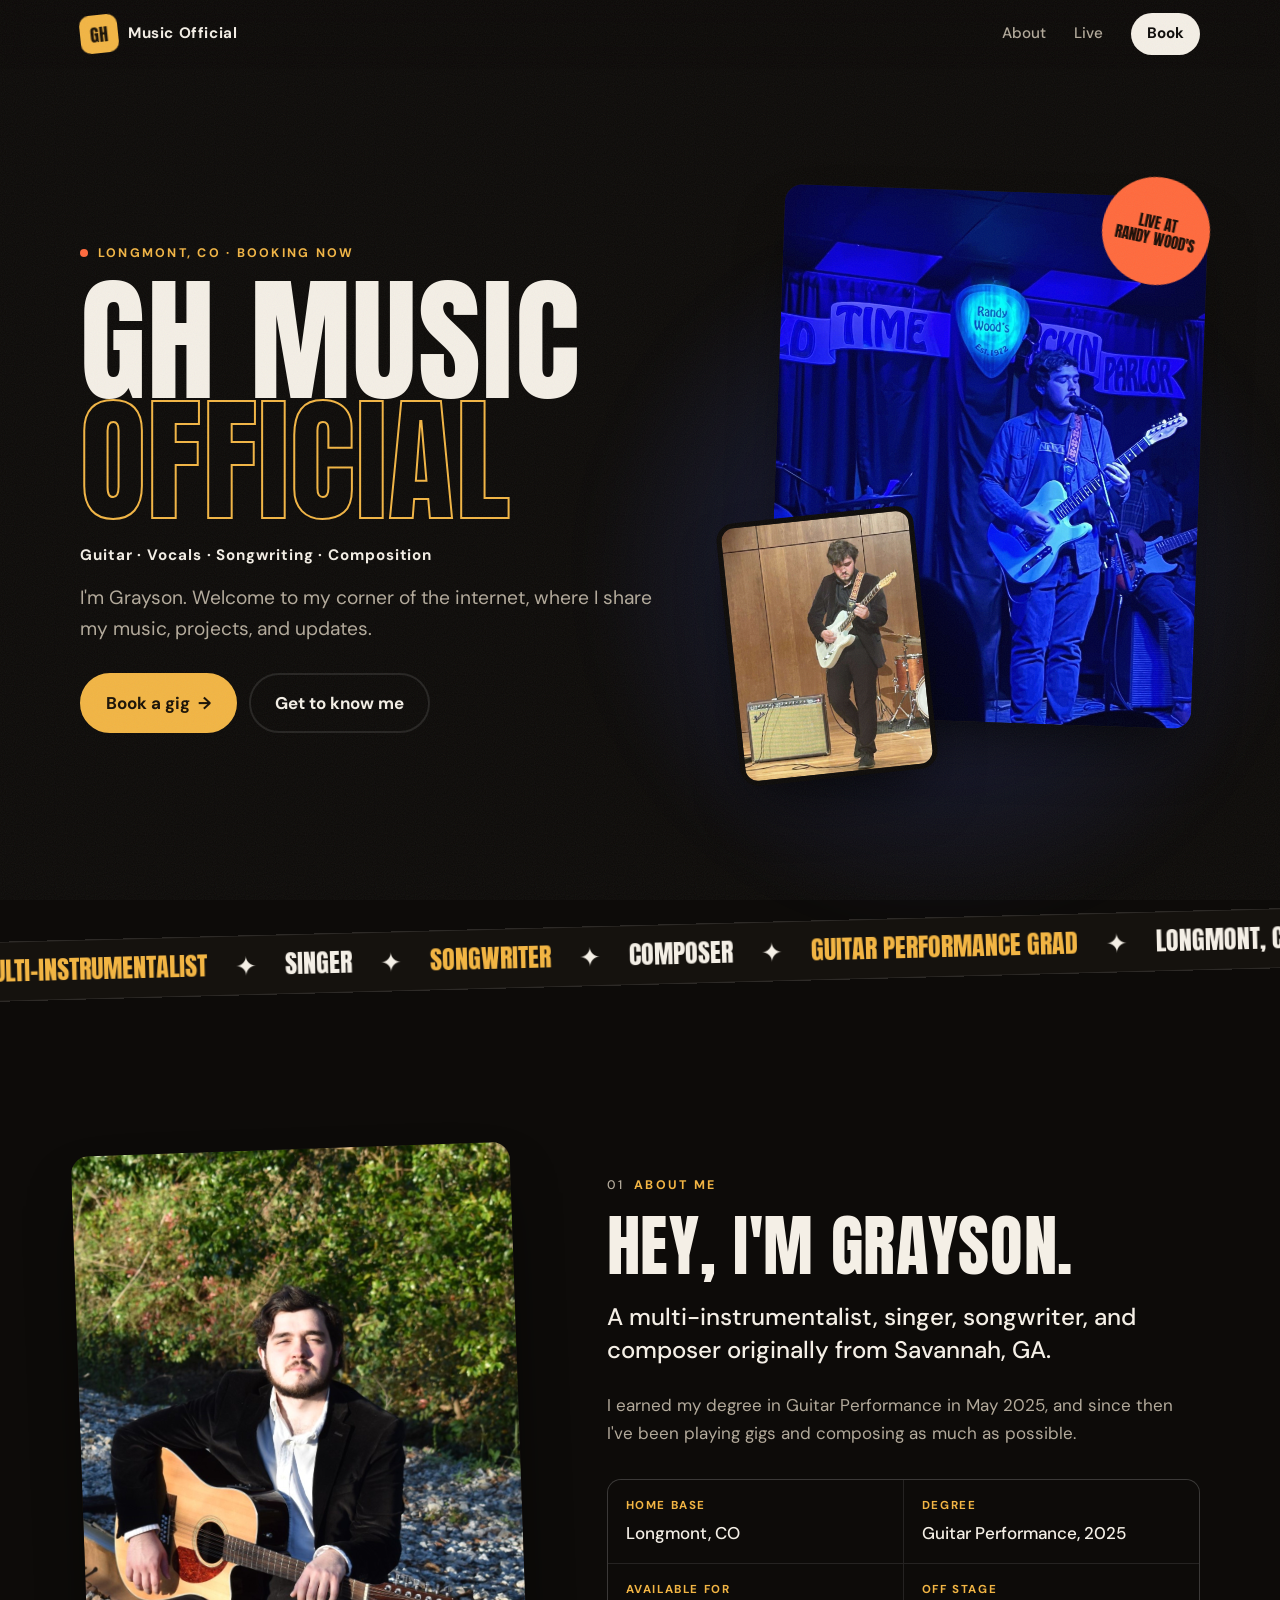
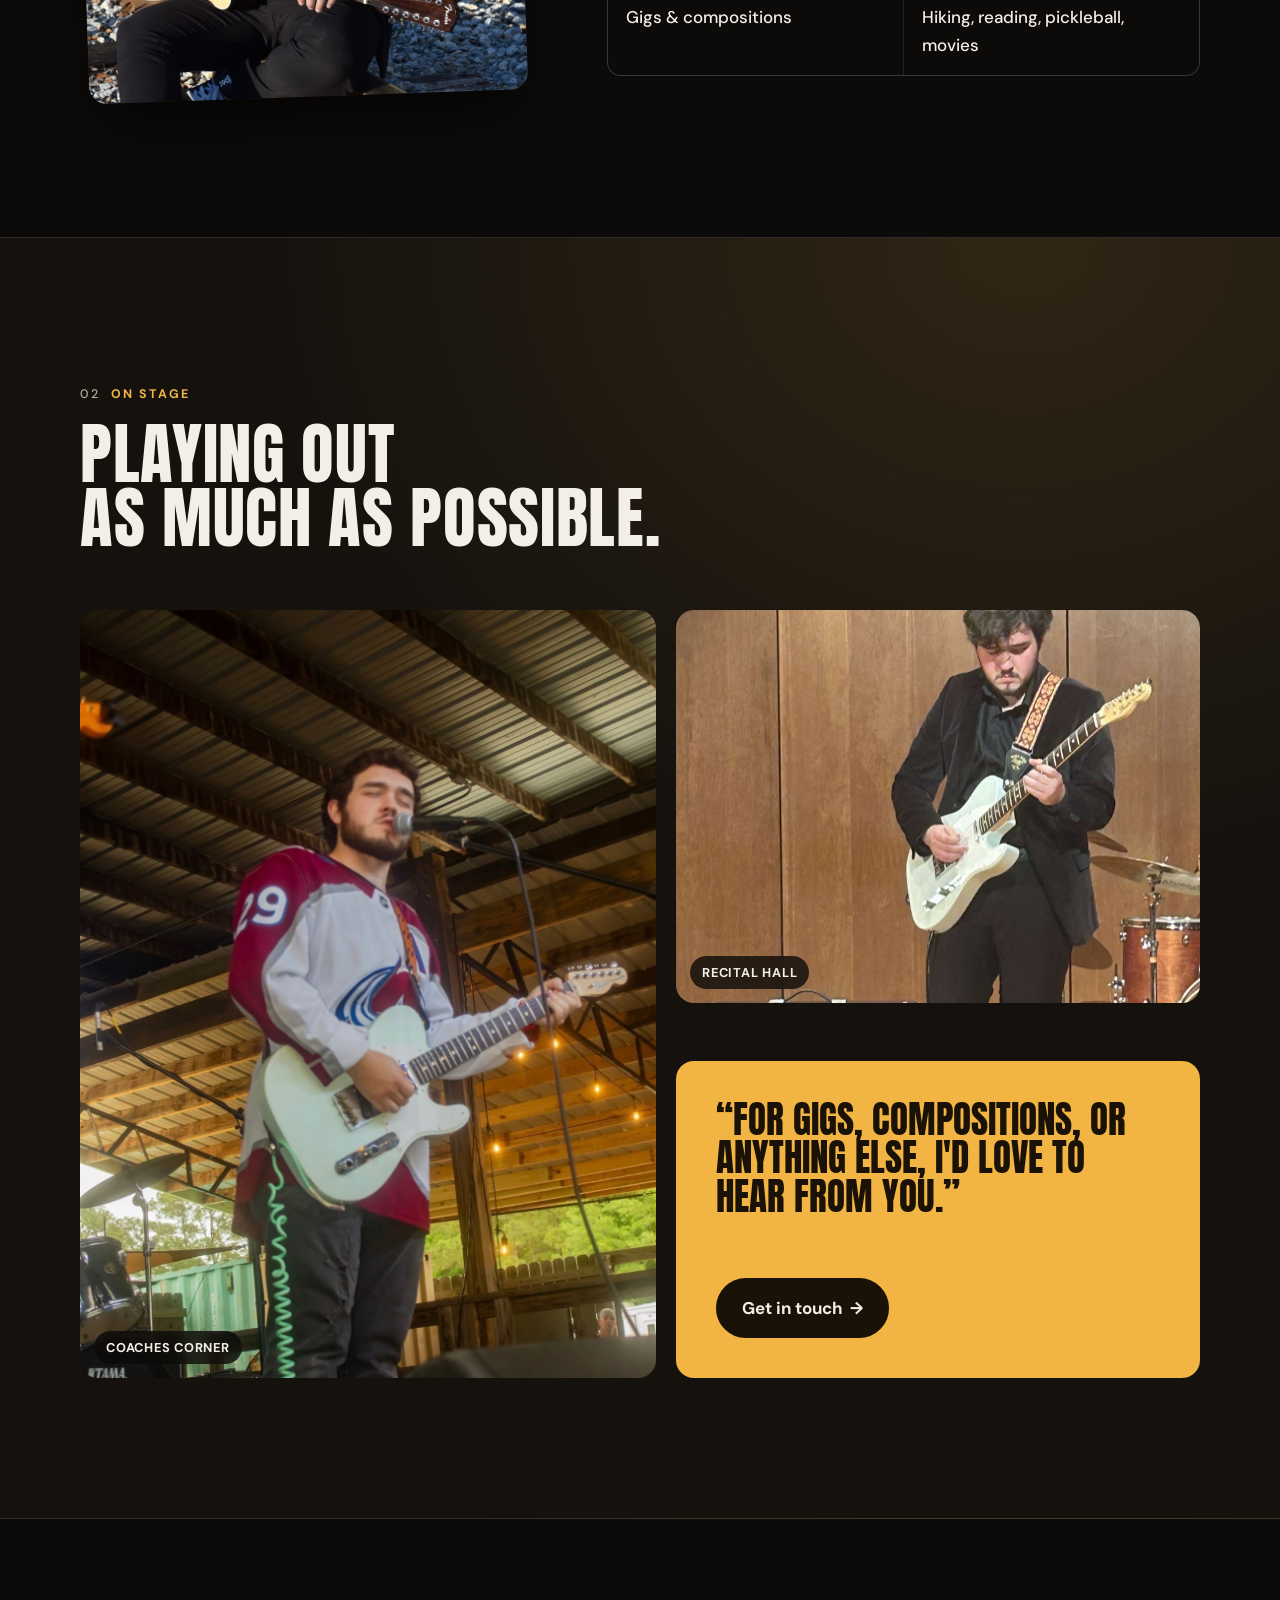
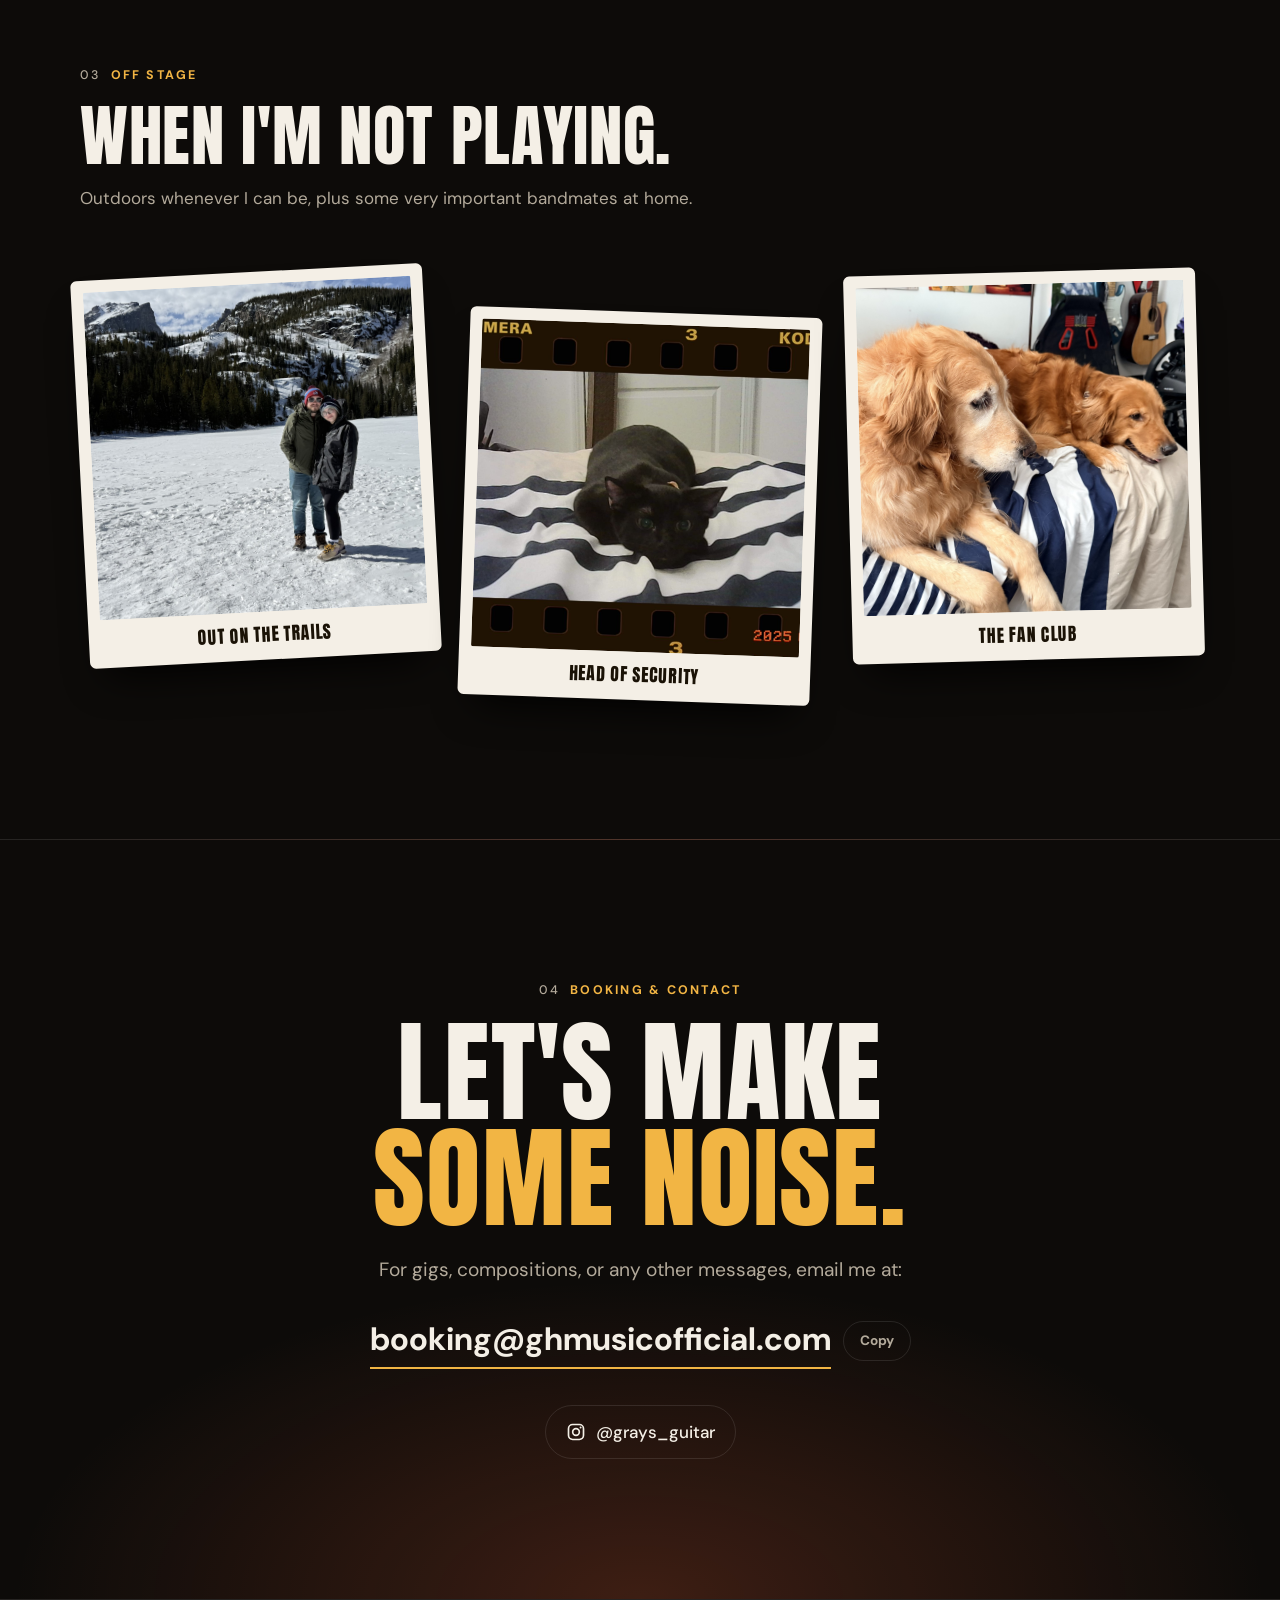
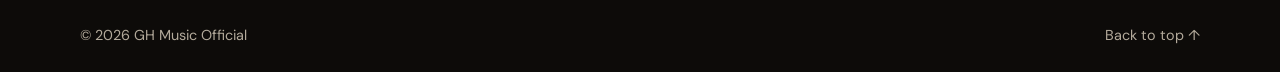
<file: index.html>
<!doctype html>
<html lang="en">
<head>
  <meta charset="utf-8">
  <meta name="viewport" content="width=device-width, initial-scale=1">
  <title>GH Music Official | Grayson, guitarist &amp; songwriter</title>
  <meta name="description" content="Grayson: multi-instrumentalist, singer, songwriter and composer from Savannah, GA. Booking gigs and compositions.">
  <meta name="theme-color" content="#0d0b09">
  <link rel="icon" href="favicon.svg" type="image/svg+xml">
  <link rel="icon" href="apple-touch-icon.png" type="image/png">
  <link rel="apple-touch-icon" href="apple-touch-icon.png">
  <meta property="og:title" content="GH Music Official">
  <meta property="og:description" content="Multi-instrumentalist, singer, songwriter and composer from Savannah, GA.">
  <meta property="og:image" content="https://ghmusicofficial.com/images/contactright.jpg">
  <link rel="preconnect" href="https://fonts.googleapis.com">
  <link rel="preconnect" href="https://fonts.gstatic.com" crossorigin>
  <link href="https://fonts.googleapis.com/css2?family=Anton&family=DM+Sans:opsz,wght@9..40,400;9..40,500;9..40,700&display=swap" rel="stylesheet">
  <link rel="stylesheet" href="style.css">
  <script>document.documentElement.classList.add("js")</script>
</head>
<body>
  <a class="skip" href="#main">Skip to content</a>

  <header class="site-header">
    <div class="wrap header-inner">
      <a class="logo" href="#top" aria-label="GH Music Official, back to top">
        <span class="logo-mark">GH</span>
        <span class="logo-text">Music Official</span>
      </a>
      <nav aria-label="Main navigation">
        <a href="#about">About</a>
        <a href="#live">Live</a>
        <a class="nav-cta" href="#contact">Book</a>
      </nav>
    </div>
  </header>

  <main id="main">
    <!-- Hero -->
    <section class="hero wrap" id="top">
      <div class="hero-copy">
        <p class="eyebrow"><span class="dot" aria-hidden="true"></span> Longmont, CO · Booking now</p>
        <h1 class="hero-title">
          <span class="line">GH Music</span>
          <span class="line line-outline">Official</span>
        </h1>
        <p class="hero-roles">Guitar · Vocals · Songwriting · Composition</p>
        <p class="lede">I'm Grayson. Welcome to my corner of the internet, where I share my music, projects, and updates.</p>
        <div class="actions">
          <a class="button" href="#contact">Book a gig <span aria-hidden="true">→</span></a>
          <a class="button button-ghost" href="#about">Get to know me</a>
        </div>
      </div>

      <figure class="hero-photo">
        <div class="frame frame-main">
          <img src="images/contactright.jpg" width="1656" height="2208"
               alt="Grayson singing and playing a Telecaster under blue stage lights at Randy Wood's">
        </div>
        <div class="frame frame-inset" aria-hidden="true">
          <img src="images/right.jpg" width="1048" height="1419" alt="">
        </div>
        <figcaption class="sticker">Live at<br>Randy Wood's</figcaption>
      </figure>
    </section>

    <!-- Ticker -->
    <div class="ticker" aria-hidden="true">
      <div class="ticker-track">
        <span>Multi-instrumentalist</span><span>✦</span>
        <span>Singer</span><span>✦</span>
        <span>Songwriter</span><span>✦</span>
        <span>Composer</span><span>✦</span>
        <span>Guitar Performance grad</span><span>✦</span>
        <span>Longmont, CO</span><span>✦</span>
        <span>Multi-instrumentalist</span><span>✦</span>
        <span>Singer</span><span>✦</span>
        <span>Songwriter</span><span>✦</span>
        <span>Composer</span><span>✦</span>
        <span>Guitar Performance grad</span><span>✦</span>
        <span>Longmont, CO</span><span>✦</span>
      </div>
    </div>

    <!-- About -->
    <section class="section wrap about" id="about">
      <div class="about-photo reveal">
        <div class="frame">
          <img src="images/left.jpg" width="993" height="1280" loading="lazy"
               alt="Grayson in a black velvet jacket holding a Fender twelve-string acoustic guitar outdoors">
        </div>
      </div>

      <div class="about-copy reveal">
        <p class="eyebrow"><span class="num">01</span> About me</p>
        <h2>Hey, I'm Grayson.</h2>
        <p class="big">A multi-instrumentalist, singer, songwriter, and composer originally from Savannah, GA.</p>
        <p>I earned my degree in Guitar Performance in May 2025, and since then I've been playing gigs and composing as much as possible.</p>

        <dl class="facts">
          <div><dt>Home base</dt><dd>Longmont, CO</dd></div>
          <div><dt>Degree</dt><dd>Guitar Performance, 2025</dd></div>
          <div><dt>Available for</dt><dd>Gigs &amp; compositions</dd></div>
          <div><dt>Off stage</dt><dd>Hiking, reading, pickleball, movies</dd></div>
        </dl>
      </div>
    </section>

    <!-- Live -->
    <section class="section live" id="live">
      <div class="wrap">
        <div class="section-head reveal">
          <p class="eyebrow"><span class="num">02</span> On stage</p>
          <h2>Playing out<br>as much as possible.</h2>
        </div>

        <div class="live-grid">
          <figure class="live-card live-card-tall reveal">
            <img src="images/contactleft.jpg" width="1170" height="1705" loading="lazy"
                 alt="Grayson singing into a mic and playing a mint Telecaster on an outdoor covered stage">
            <figcaption>Coaches Corner</figcaption>
          </figure>
          <figure class="live-card reveal">
            <img src="images/right.jpg" width="1048" height="1419" loading="lazy"
                 alt="Grayson playing a white Telecaster on a wood-paneled stage next to a Fender amp">
            <figcaption>Recital hall</figcaption>
          </figure>
          <blockquote class="live-quote reveal">
            <p>“For gigs, compositions, or anything else, I'd love to hear from you.”</p>
            <a class="button" href="#contact">Get in touch <span aria-hidden="true">→</span></a>
          </blockquote>
        </div>
      </div>
    </section>

    <!-- Off stage -->
    <section class="section wrap offstage">
      <div class="section-head reveal">
        <p class="eyebrow"><span class="num">03</span> Off stage</p>
        <h2>When I'm not playing.</h2>
        <p class="muted">Outdoors whenever I can be, plus some very important bandmates at home.</p>
      </div>

      <div class="polaroids">
        <figure class="polaroid reveal" style="--tilt: -3deg">
          <img src="images/amtopleft.jpg" width="1920" height="1440" loading="lazy"
               alt="Grayson and a friend standing on a frozen, snowy lake below rocky mountains">
          <figcaption>Out on the trails</figcaption>
        </figure>
        <figure class="polaroid reveal" style="--tilt: 2deg">
          <img src="images/ambottomleft.jpg" width="1440" height="1080" loading="lazy"
               alt="A black cat curled up on a striped blanket, framed like a film photo">
          <figcaption>Head of security</figcaption>
        </figure>
        <figure class="polaroid reveal" style="--tilt: -1.5deg">
          <img src="images/amright.jpg" width="1440" height="1920" loading="lazy"
               alt="Two golden retrievers lounging on a striped blanket in a room full of guitars">
          <figcaption>The fan club</figcaption>
        </figure>
      </div>
    </section>

    <!-- Contact -->
    <section class="section contact" id="contact">
      <div class="wrap contact-inner reveal">
        <p class="eyebrow"><span class="num">04</span> Booking &amp; contact</p>
        <h2 class="contact-title">Let's make<br><span class="accent">some noise.</span></h2>
        <p class="lede">For gigs, compositions, or any other messages, email me at:</p>

        <div class="email-row">
          <a class="email" href="mailto:booking@ghmusicofficial.com">booking@ghmusicofficial.com</a>
          <button class="copy" type="button" data-copy="booking@ghmusicofficial.com">Copy</button>
        </div>

        <div class="socials">
          <a href="https://www.instagram.com/grays_guitar/" target="_blank" rel="noopener">
            <svg viewBox="0 0 24 24" width="20" height="20" aria-hidden="true"><rect x="3" y="3" width="18" height="18" rx="5" fill="none" stroke="currentColor" stroke-width="2"/><circle cx="12" cy="12" r="4" fill="none" stroke="currentColor" stroke-width="2"/><circle cx="17.5" cy="6.5" r="1.2" fill="currentColor"/></svg>
            @grays_guitar
          </a>
        </div>
      </div>
    </section>
  </main>

  <footer class="site-footer">
    <div class="wrap footer-inner">
      <span>© <span id="year">2026</span> GH Music Official</span>
      <a href="#top">Back to top ↑</a>
    </div>
  </footer>

  <script src="main.js" defer></script>
</body>
</html>
</file>
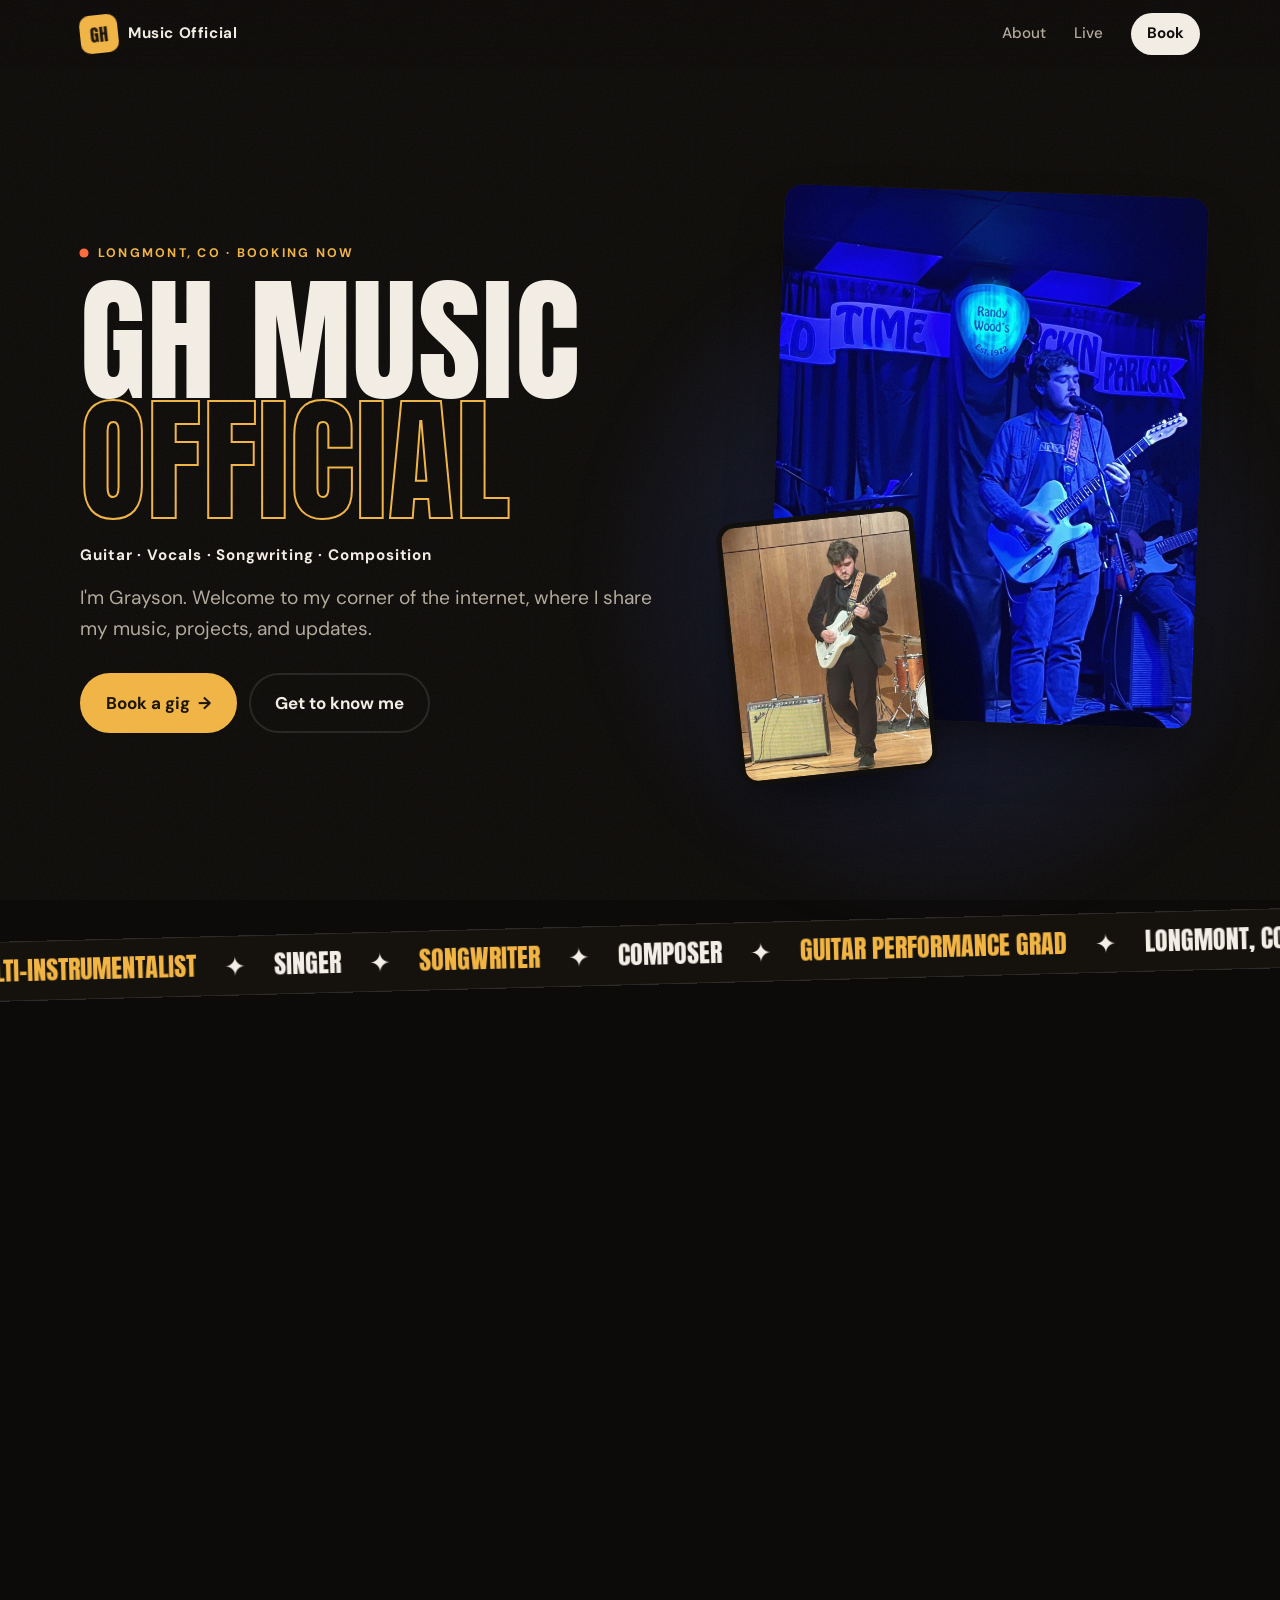
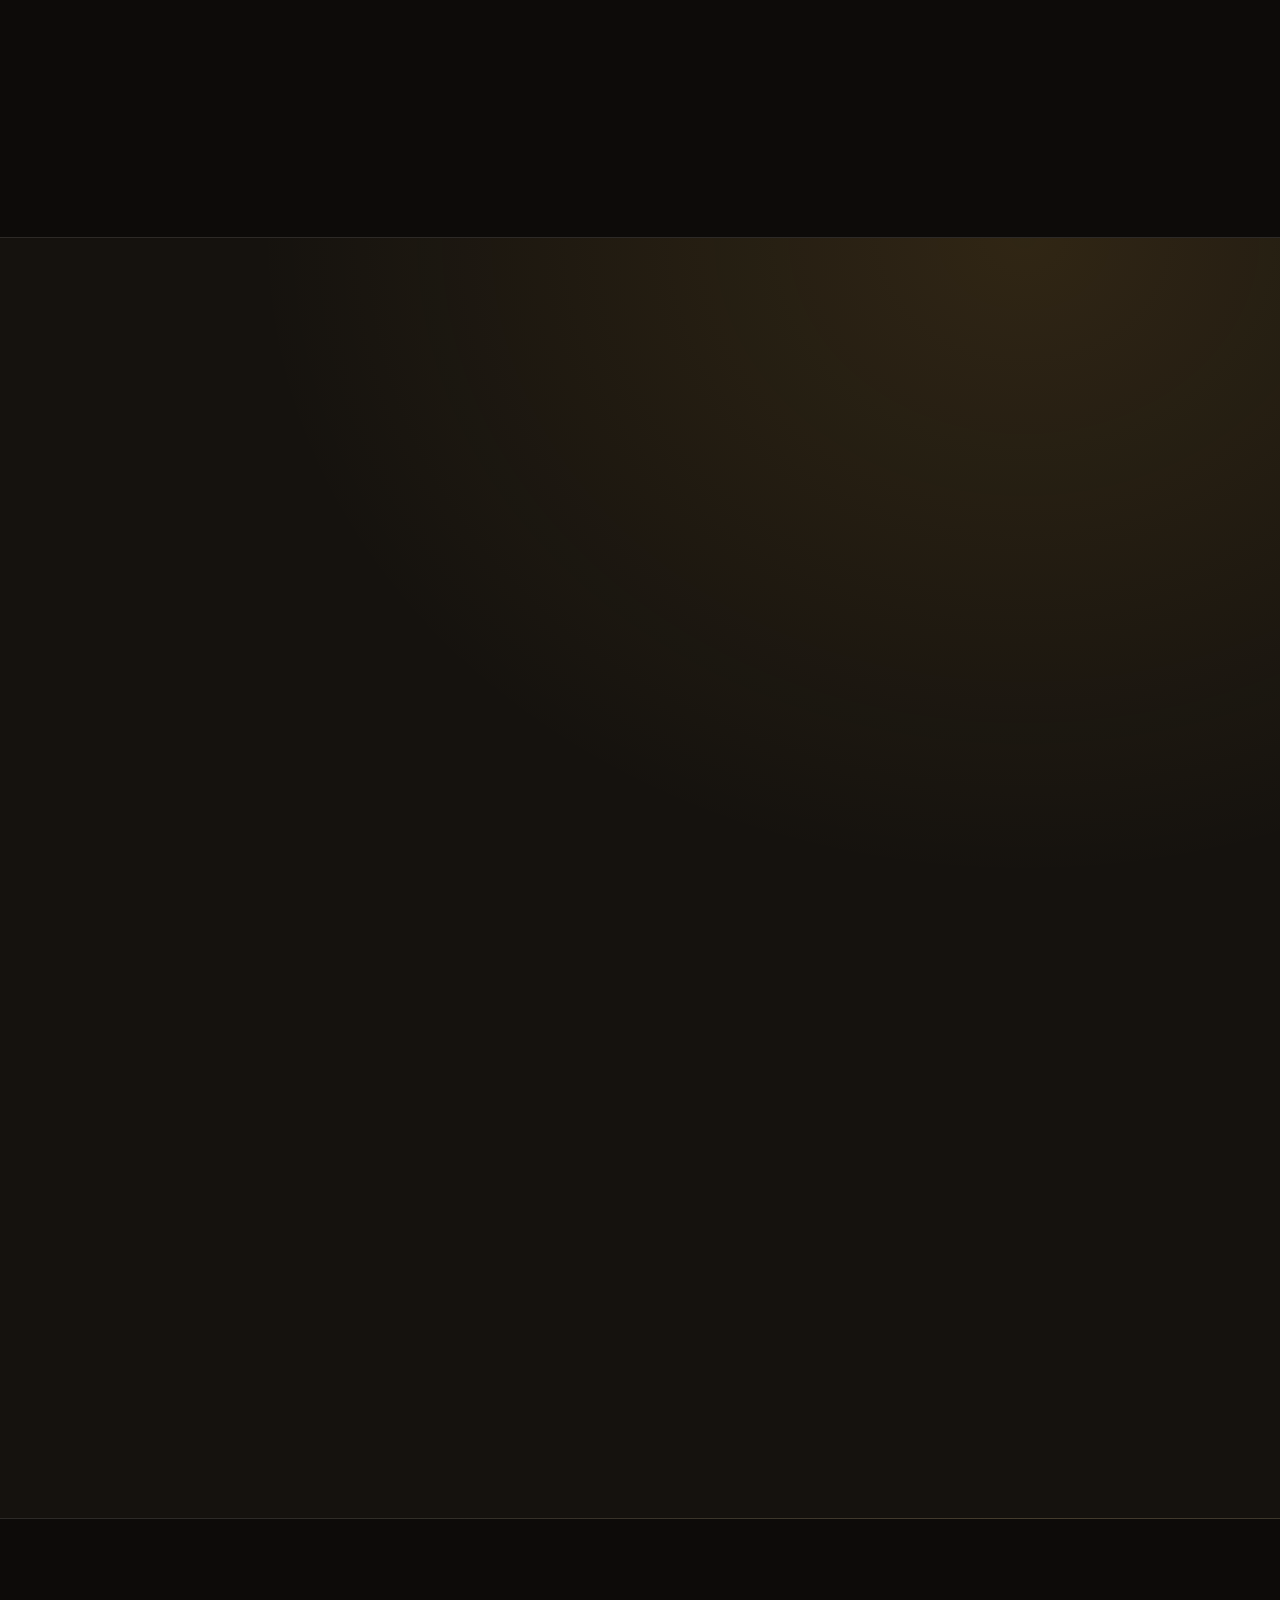
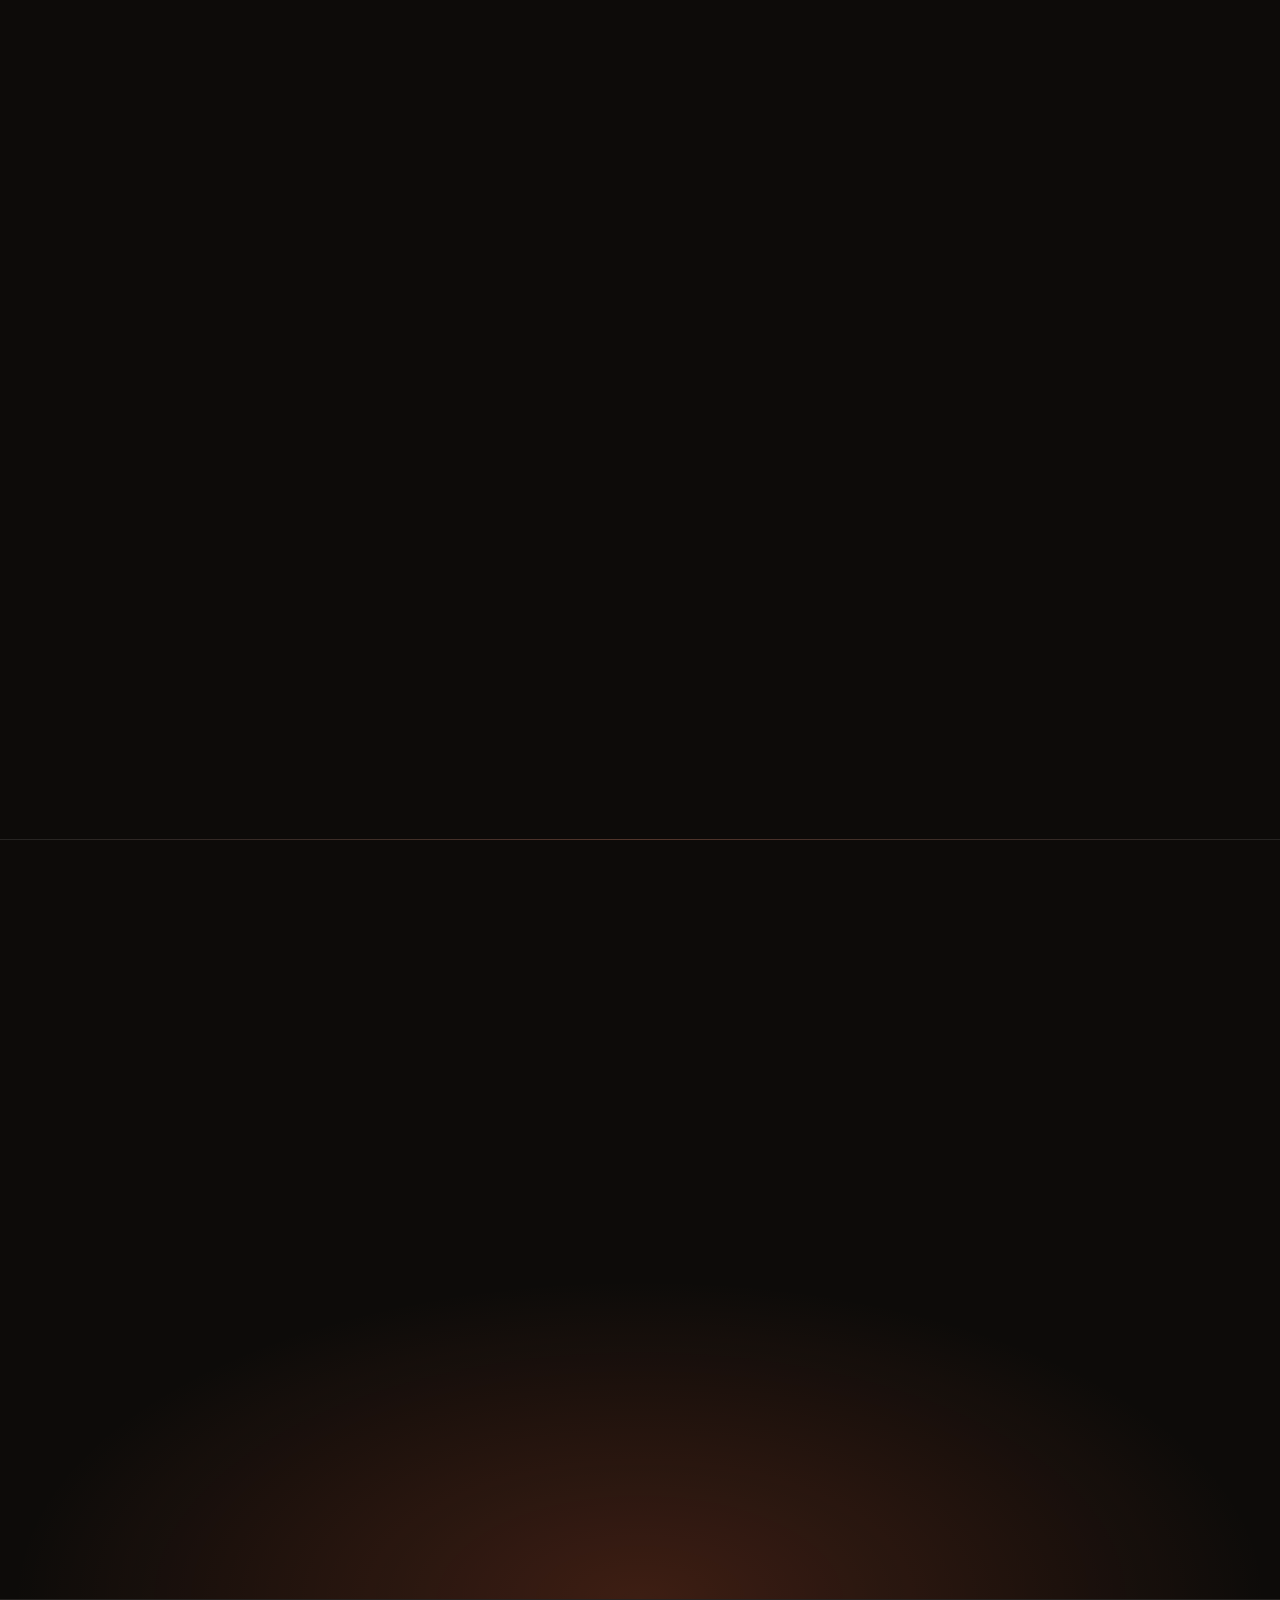
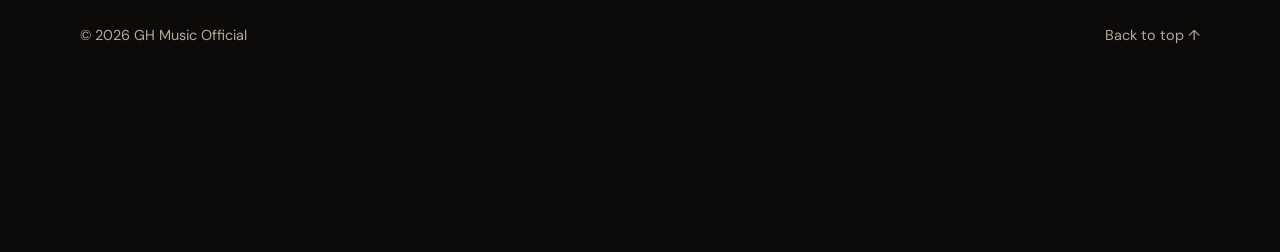
<file: aboutme/index.html>
<!doctype html>
<html lang="en">
<head>
  <meta charset="utf-8">
  <meta name="viewport" content="width=device-width, initial-scale=1">
  <title>About Me | GH Music Official</title>
  <link rel="icon" href="../favicon.svg" type="image/svg+xml">
  <meta http-equiv="refresh" content="0; url=../#about">
  <link rel="canonical" href="https://ghmusicofficial.com/#about">
  <style>body{background:#0d0b09;color:#f4efe6;font:16px system-ui,sans-serif;padding:40px}a{color:#f2b544}</style>
</head>
<body>
  <p>About Me has moved to the home page. <a href="../#about">Take me there →</a></p>
</body>
</html>
</file>
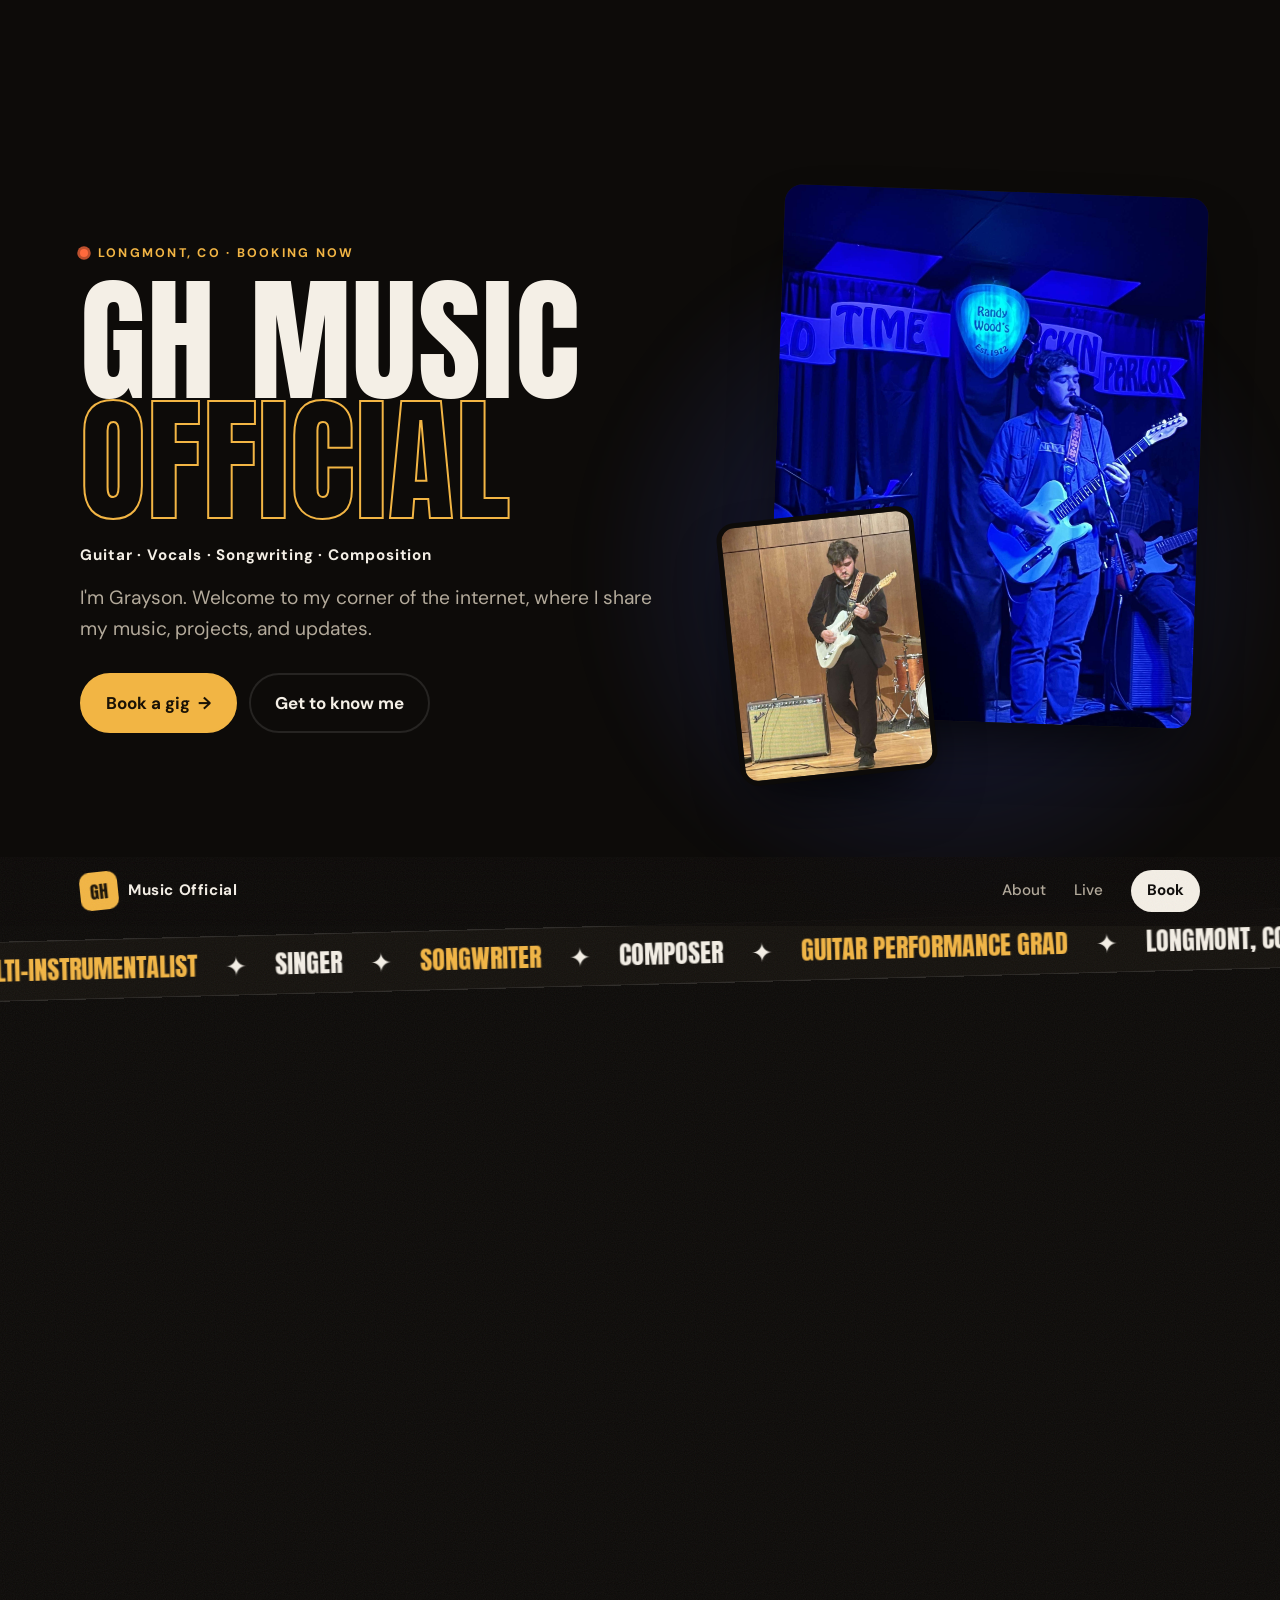
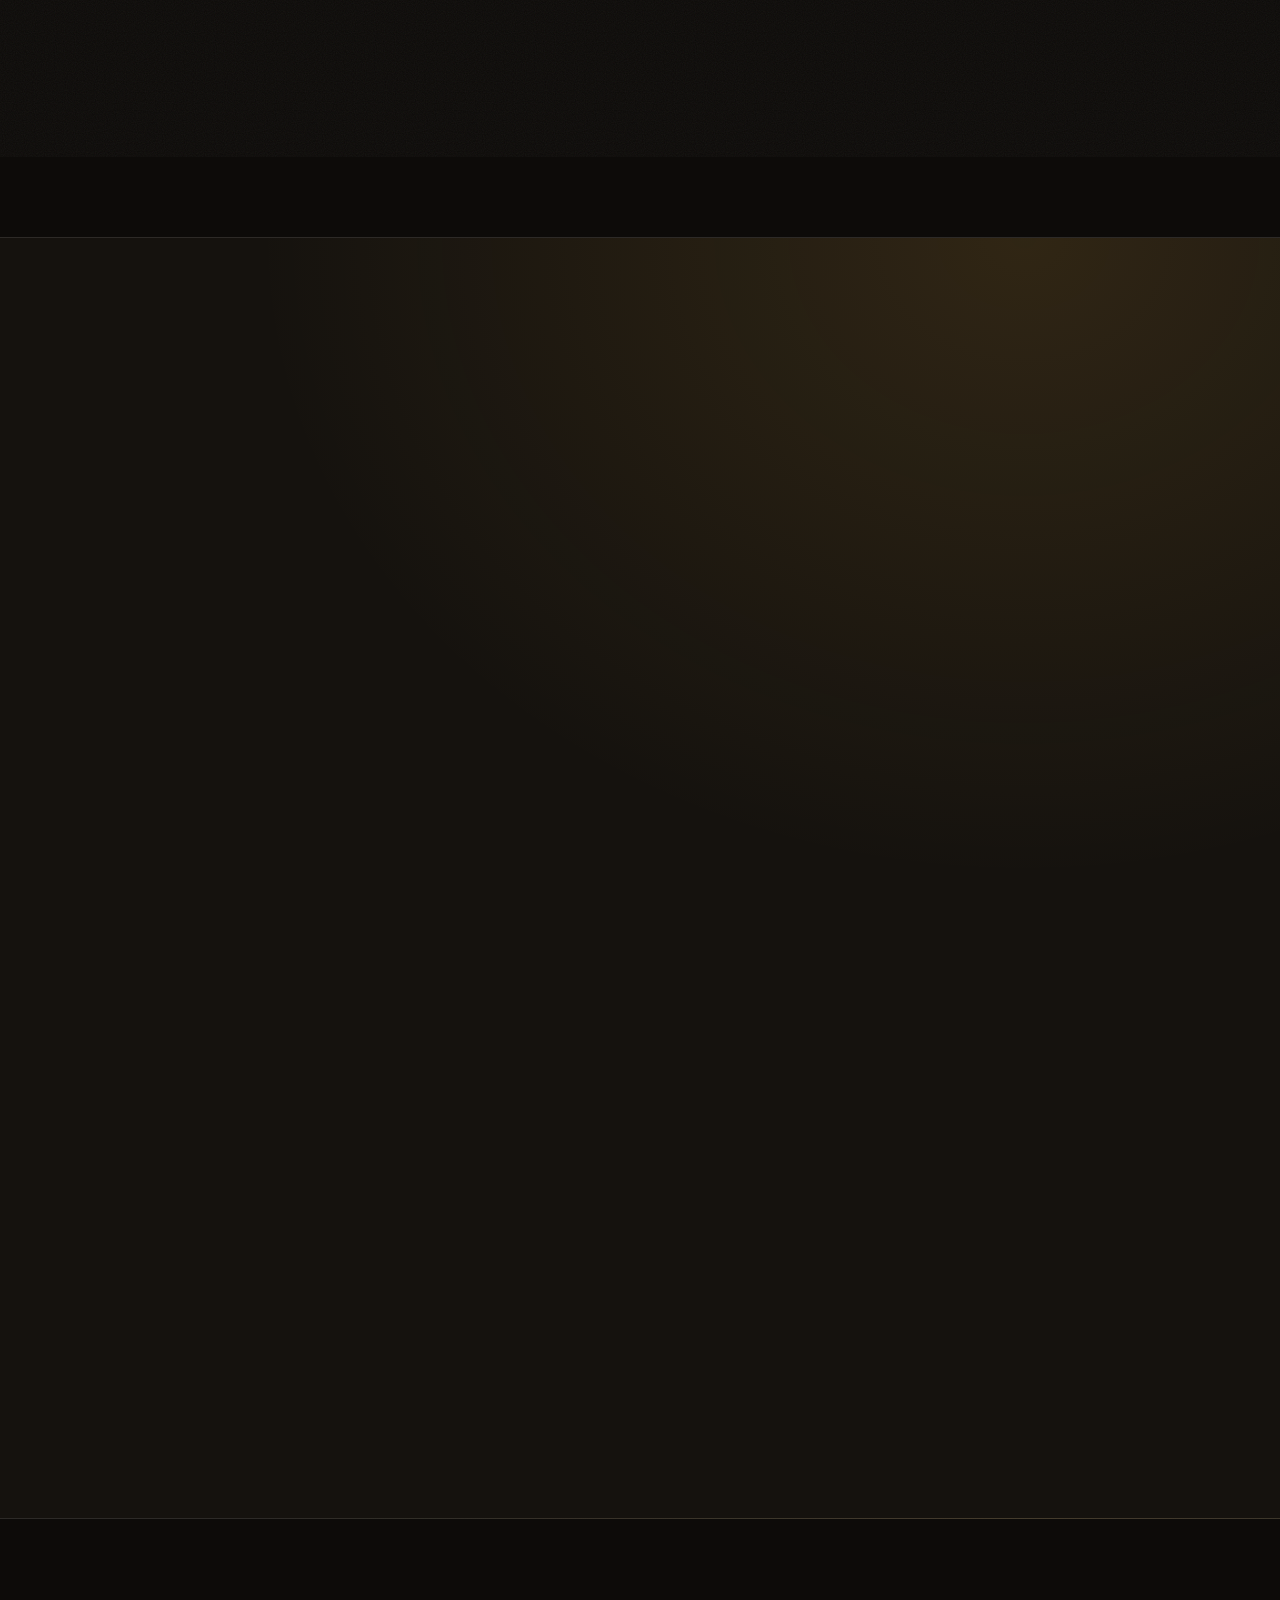
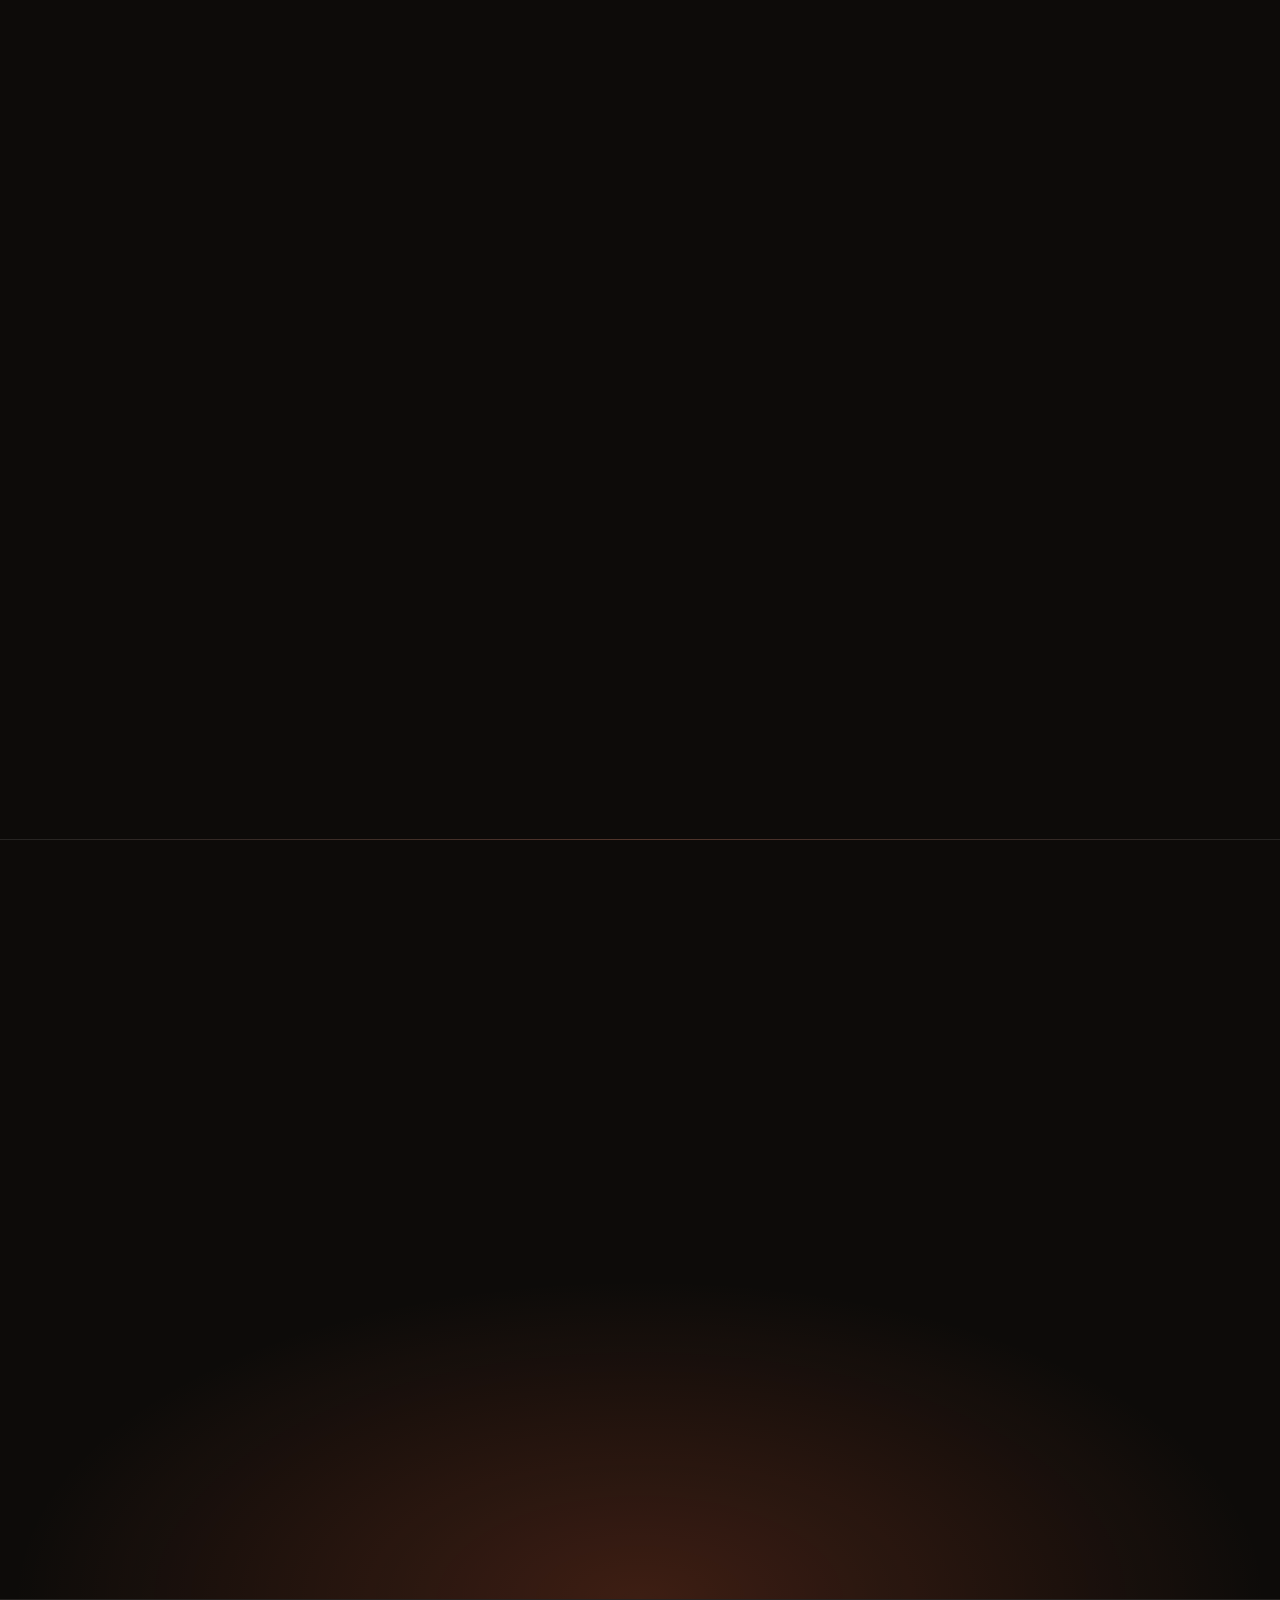
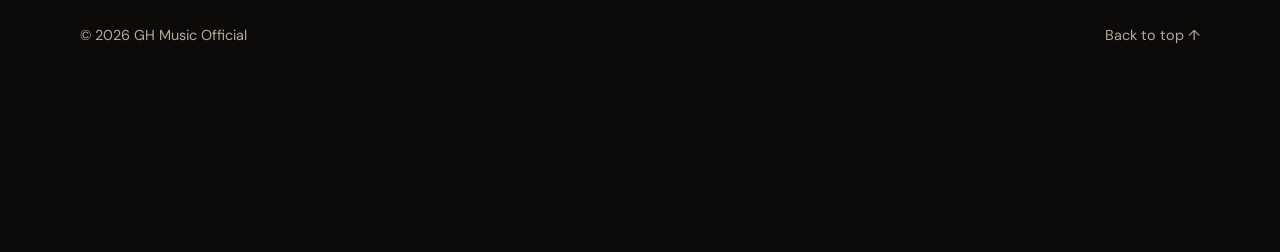
<file: contact/index.html>
<!doctype html>
<html lang="en">
<head>
  <meta charset="utf-8">
  <meta name="viewport" content="width=device-width, initial-scale=1">
  <title>Contact | GH Music Official</title>
  <link rel="icon" href="../favicon.svg" type="image/svg+xml">
  <meta http-equiv="refresh" content="0; url=../#contact">
  <link rel="canonical" href="https://ghmusicofficial.com/#contact">
  <style>body{background:#0d0b09;color:#f4efe6;font:16px system-ui,sans-serif;padding:40px}a{color:#f2b544}</style>
</head>
<body>
  <p>Contact has moved to the home page. <a href="../#contact">Take me there →</a></p>
</body>
</html>
</file>
<file: style.css>
/* ---------- Tokens ---------- */
:root {
  --bg: #0d0b09;
  --bg-2: #15120e;
  --surface: #1c1813;
  --line: #ffffff1a;
  --text: #f4efe6;
  --muted: #b3aa9b;
  --accent: #f2b544;      /* stage-light amber */
  --accent-2: #ff6a3d;    /* warm red-orange */
  --blue: #4a63ff;        /* nod to the blue stage photo */
  --radius: 18px;
  --max: 1120px;
  --gutter: clamp(20px, 5vw, 40px);
  --display: "Anton", Impact, "Arial Narrow", sans-serif;
  --body: "DM Sans", system-ui, -apple-system, "Segoe UI", sans-serif;
  color-scheme: dark;
}

*,
*::before,
*::after {
  box-sizing: border-box;
}

html {
  scroll-behavior: smooth;
  scroll-padding-top: 80px;
}

body {
  margin: 0;
  background: var(--bg);
  color: var(--text);
  font: 400 17px/1.65 var(--body);
  -webkit-font-smoothing: antialiased;
}

/* Rotated ticker and glows bleed past the edges; clip them without making a scroll container */
main {
  overflow-x: clip;
}

/* Film grain over everything for texture */
body::after {
  content: "";
  position: fixed;
  inset: 0;
  z-index: 100;
  pointer-events: none;
  opacity: 0.06;
  background-image: url("data:image/svg+xml,%3Csvg xmlns='http://www.w3.org/2000/svg' width='160' height='160'%3E%3Cfilter id='n'%3E%3CfeTurbulence type='fractalNoise' baseFrequency='.9' numOctaves='2' stitchTiles='stitch'/%3E%3C/filter%3E%3Crect width='100%25' height='100%25' filter='url(%23n)'/%3E%3C/svg%3E");
}

img {
  display: block;
  max-width: 100%;
  height: auto;
}

a {
  color: inherit;
}

:focus-visible {
  outline: 2px solid var(--accent);
  outline-offset: 3px;
  border-radius: 6px;
}

.wrap {
  width: 100%;
  max-width: calc(var(--max) + var(--gutter) * 2);
  margin-inline: auto;
  padding-inline: var(--gutter);
}

.skip {
  position: absolute;
  left: -999px;
  top: 8px;
  z-index: 200;
  padding: 8px 14px;
  background: var(--accent);
  color: var(--bg);
  border-radius: 8px;
}

.skip:focus {
  left: 8px;
}

/* ---------- Type ---------- */
h1,
h2 {
  margin: 0;
  font-family: var(--display);
  font-weight: 400;
  line-height: 0.95;
  letter-spacing: 0.01em;
  text-transform: uppercase;
}

h2 {
  font-size: clamp(2.4rem, 6vw, 4.2rem);
}

p {
  margin: 0 0 1em;
}

.eyebrow {
  display: inline-flex;
  align-items: center;
  gap: 10px;
  margin-bottom: 18px;
  color: var(--accent);
  font-size: 0.78rem;
  font-weight: 700;
  letter-spacing: 0.18em;
  text-transform: uppercase;
}

.eyebrow .num {
  color: var(--muted);
  font-weight: 500;
}

.eyebrow .dot {
  width: 8px;
  height: 8px;
  border-radius: 50%;
  background: var(--accent-2);
  box-shadow: 0 0 0 0 var(--accent-2);
  animation: pulse 2s infinite;
}

@keyframes pulse {
  70% { box-shadow: 0 0 0 10px transparent; }
  100% { box-shadow: 0 0 0 0 transparent; }
}

.lede {
  max-width: 34em;
  color: var(--muted);
  font-size: clamp(1.05rem, 1.6vw, 1.2rem);
}

.muted {
  color: var(--muted);
}

/* ---------- Buttons ---------- */
.actions {
  display: flex;
  flex-wrap: wrap;
  gap: 12px;
  margin-top: 28px;
}

.button {
  display: inline-flex;
  align-items: center;
  gap: 8px;
  padding: 14px 24px;
  border: 2px solid var(--accent);
  border-radius: 999px;
  background: var(--accent);
  color: #1a1206;
  font-weight: 700;
  text-decoration: none;
  transition: transform 0.2s, background 0.2s, color 0.2s;
}

.button:hover {
  transform: translateY(-2px);
  background: #ffc964;
}

.button span {
  transition: transform 0.2s;
}

.button:hover span {
  transform: translateX(3px);
}

.button-ghost {
  background: transparent;
  border-color: var(--line);
  color: var(--text);
}

.button-ghost:hover {
  background: #ffffff0d;
  border-color: var(--text);
}

/* ---------- Header ---------- */
.site-header {
  position: sticky;
  top: 0;
  z-index: 50;
  background: color-mix(in srgb, var(--bg) 72%, transparent);
  backdrop-filter: blur(14px);
  -webkit-backdrop-filter: blur(14px);
  border-bottom: 1px solid transparent;
  transition: border-color 0.3s;
}

.site-header.scrolled {
  border-bottom-color: var(--line);
}

.header-inner {
  display: flex;
  align-items: center;
  justify-content: space-between;
  gap: 16px;
  height: 68px;
}

.logo {
  display: inline-flex;
  align-items: center;
  gap: 10px;
  text-decoration: none;
}

.logo-mark {
  display: grid;
  place-items: center;
  width: 38px;
  height: 38px;
  border-radius: 10px;
  background: var(--accent);
  color: #1a1206;
  font: 400 1.15rem/1 var(--display);
  letter-spacing: 0.02em;
  transform: rotate(-6deg);
  transition: transform 0.3s;
}

.logo:hover .logo-mark {
  transform: rotate(6deg) scale(1.05);
}

.logo-text {
  font-weight: 700;
  font-size: 0.95rem;
  letter-spacing: 0.04em;
}

nav {
  display: flex;
  align-items: center;
  gap: clamp(14px, 3vw, 28px);
}

nav a {
  color: var(--muted);
  font-size: 0.95rem;
  font-weight: 500;
  text-decoration: none;
  transition: color 0.2s;
}

nav a:hover {
  color: var(--text);
}

nav .nav-cta {
  padding: 8px 16px;
  border-radius: 999px;
  background: var(--text);
  color: var(--bg);
  font-weight: 700;
}

nav .nav-cta:hover {
  background: var(--accent);
  color: #1a1206;
}

/* ---------- Hero ---------- */
.hero {
  position: relative;
  display: grid;
  grid-template-columns: 1.1fr 0.9fr;
  align-items: center;
  gap: clamp(32px, 6vw, 72px);
  min-height: calc(100svh - 68px);
  padding-block: clamp(40px, 8vh, 96px);
}

.hero::before {
  content: "";
  position: absolute;
  z-index: -1;
  top: 10%;
  right: -10%;
  width: 70%;
  aspect-ratio: 1;
  background: radial-gradient(circle, #4a63ff40, transparent 60%);
  filter: blur(20px);
}

.hero-title {
  font-size: clamp(3.6rem, 11vw, 8.5rem);
  line-height: 0.88;
}

.hero-title .line {
  display: block;
}

.line-outline {
  color: transparent;
  -webkit-text-stroke: 2px var(--accent);
}

.hero-roles {
  margin: 22px 0 14px;
  font-weight: 700;
  font-size: 0.95rem;
  letter-spacing: 0.06em;
}

.hero-photo {
  position: relative;
  margin: 0;
  padding: 0 0 12% 10%;
}

.frame {
  overflow: hidden;
  border-radius: var(--radius);
  background: var(--surface);
  box-shadow: 0 30px 60px -20px #000c;
}

.frame img {
  width: 100%;
  height: 100%;
  object-fit: cover;
}

.frame-main {
  aspect-ratio: 4 / 5;
  transform: rotate(2deg);
}

.frame-inset {
  position: absolute;
  left: 0;
  bottom: 0;
  width: 42%;
  aspect-ratio: 3 / 4;
  border: 5px solid var(--bg);
  transform: rotate(-6deg);
}

.sticker {
  position: absolute;
  top: -14px;
  right: -10px;
  display: grid;
  place-items: center;
  width: 108px;
  aspect-ratio: 1;
  border-radius: 50%;
  background: var(--accent-2);
  color: #1a0d06;
  font: 400 0.95rem/1.05 var(--display);
  text-align: center;
  text-transform: uppercase;
  transform: rotate(12deg);
  animation: spin-in 0.8s 0.4s both cubic-bezier(.2, .9, .3, 1.4);
}

@keyframes spin-in {
  from { transform: rotate(-90deg) scale(0); }
  to { transform: rotate(12deg) scale(1); }
}

/* ---------- Ticker ---------- */
.ticker {
  overflow: hidden;
  border-block: 1px solid var(--line);
  background: var(--bg-2);
  transform: rotate(-1.5deg);
  margin: 24px -2%;
}

.ticker-track {
  display: flex;
  width: max-content;
  gap: 28px;
  padding: 16px 0;
  font: 400 clamp(1.1rem, 2.4vw, 1.6rem)/1 var(--display);
  text-transform: uppercase;
  white-space: nowrap;
  animation: scroll 40s linear infinite;
}

.ticker-track span:nth-child(4n + 1) {
  color: var(--accent);
}

@keyframes scroll {
  to { transform: translateX(-50%); }
}

/* ---------- Sections ---------- */
.section {
  padding-block: clamp(72px, 12vw, 140px);
}

.section-head {
  max-width: 640px;
  margin-bottom: clamp(36px, 6vw, 60px);
}

.section-head h2 {
  margin-bottom: 16px;
}

/* About */
.about {
  display: grid;
  grid-template-columns: 0.85fr 1.15fr;
  align-items: center;
  gap: clamp(36px, 7vw, 88px);
}

.about-photo .frame {
  aspect-ratio: 4 / 5;
  transform: rotate(-2deg);
}

.about-copy h2 {
  margin-bottom: 22px;
}

.about-copy .big {
  font-size: clamp(1.2rem, 2.2vw, 1.5rem);
  line-height: 1.4;
  font-weight: 500;
}

.about-copy p:not(.big):not(.eyebrow) {
  color: var(--muted);
}

.facts {
  display: grid;
  grid-template-columns: 1fr 1fr;
  gap: 1px;
  margin: 32px 0 0;
  border: 1px solid var(--line);
  border-radius: 14px;
  overflow: hidden;
  background: var(--line);
}

.facts div {
  padding: 16px 18px;
  background: var(--bg);
}

.facts dt {
  margin-bottom: 4px;
  color: var(--accent);
  font-size: 0.72rem;
  font-weight: 700;
  letter-spacing: 0.14em;
  text-transform: uppercase;
}

.facts dd {
  margin: 0;
  font-weight: 500;
}

/* Live */
.live {
  background:
    radial-gradient(ellipse 60% 50% at 80% 0%, #f2b5441f, transparent),
    var(--bg-2);
  border-block: 1px solid var(--line);
}

.live-grid {
  display: grid;
  grid-template-columns: 1.1fr 1fr;
  grid-template-rows: auto auto;
  gap: 20px;
}

.live-card {
  position: relative;
  margin: 0;
  overflow: hidden;
  border-radius: var(--radius);
  background: var(--surface);
}

.live-card img {
  width: 100%;
  height: 100%;
  object-fit: cover;
  transition: transform 0.6s cubic-bezier(.2, .7, .2, 1);
}

.live-card:hover img {
  transform: scale(1.04);
}

.live-card figcaption {
  position: absolute;
  left: 14px;
  bottom: 14px;
  padding: 6px 12px;
  border-radius: 999px;
  background: #0d0b09cc;
  backdrop-filter: blur(6px);
  font-size: 0.8rem;
  font-weight: 700;
  letter-spacing: 0.06em;
  text-transform: uppercase;
}

.live-card-tall {
  grid-row: span 2;
  aspect-ratio: 3 / 4;
}

.live-card:not(.live-card-tall) {
  aspect-ratio: 4 / 3;
}

.live-card:not(.live-card-tall) img {
  object-position: center 30%;
}

.live-quote {
  display: flex;
  flex-direction: column;
  justify-content: space-between;
  gap: 24px;
  margin: 0;
  padding: clamp(24px, 4vw, 40px);
  border-radius: var(--radius);
  background: var(--accent);
  color: #1a1206;
}

.live-quote p {
  margin: 0;
  font: 400 clamp(1.6rem, 3vw, 2.3rem)/1.05 var(--display);
  text-transform: uppercase;
}

.live-quote .button {
  align-self: flex-start;
  background: #1a1206;
  border-color: #1a1206;
  color: var(--text);
}

/* Off stage */
.polaroids {
  display: grid;
  grid-template-columns: repeat(3, 1fr);
  gap: clamp(16px, 3vw, 32px);
  align-items: start;
}

.polaroid {
  margin: 0;
  padding: 12px 12px 0;
  background: #f4efe6;
  color: #1a1206;
  border-radius: 6px;
  box-shadow: 0 24px 40px -18px #000;
  transform: rotate(var(--tilt, 0deg));
  transition: transform 0.35s cubic-bezier(.2, .9, .3, 1.3);
}

.polaroid:hover {
  transform: rotate(0deg) translateY(-6px) scale(1.02);
}

.polaroid img {
  width: 100%;
  aspect-ratio: 1;
  object-fit: cover;
  border-radius: 2px;
}

.polaroid:nth-child(2) {
  margin-top: 40px;
}

.polaroid figcaption {
  padding: 14px 4px 16px;
  font: 400 1.1rem/1 var(--display);
  text-align: center;
  text-transform: uppercase;
  letter-spacing: 0.04em;
}

/* Contact */
.contact {
  position: relative;
  overflow: hidden;
  text-align: center;
  border-top: 1px solid var(--line);
  background:
    radial-gradient(ellipse 70% 60% at 50% 100%, #ff6a3d33, transparent 70%),
    var(--bg);
}

.contact-inner {
  display: flex;
  flex-direction: column;
  align-items: center;
}

.contact-title {
  margin-bottom: 22px;
  font-size: clamp(3rem, 10vw, 7rem);
}

.accent {
  color: var(--accent);
}

.email-row {
  display: flex;
  flex-wrap: wrap;
  justify-content: center;
  align-items: center;
  gap: 12px;
  margin-top: 8px;
  max-width: 100%;
}

.email {
  font-size: clamp(1.15rem, 3.4vw, 2rem);
  font-weight: 700;
  text-decoration: none;
  overflow-wrap: anywhere;
  background: linear-gradient(var(--accent), var(--accent)) 0 100% / 100% 2px no-repeat;
  padding-bottom: 4px;
  transition: color 0.2s;
}

.email:hover {
  color: var(--accent);
}

.copy {
  padding: 8px 16px;
  border: 1px solid var(--line);
  border-radius: 999px;
  background: transparent;
  color: var(--muted);
  font: inherit;
  font-size: 0.85rem;
  font-weight: 700;
  cursor: pointer;
  transition: color 0.2s, border-color 0.2s;
}

.copy:hover,
.copy.copied {
  color: var(--accent);
  border-color: var(--accent);
}

.socials {
  margin-top: 36px;
}

.socials a {
  display: inline-flex;
  align-items: center;
  gap: 10px;
  padding: 12px 20px;
  border: 1px solid var(--line);
  border-radius: 999px;
  font-weight: 500;
  text-decoration: none;
  transition: border-color 0.2s, background 0.2s;
}

.socials a:hover {
  border-color: var(--text);
  background: #ffffff0d;
}

/* Footer */
.site-footer {
  border-top: 1px solid var(--line);
  color: var(--muted);
  font-size: 0.9rem;
}

.footer-inner {
  display: flex;
  justify-content: space-between;
  gap: 16px;
  padding-block: 24px;
}

.footer-inner a {
  text-decoration: none;
}

.footer-inner a:hover {
  color: var(--text);
}

/* ---------- Scroll reveal ---------- */
.js .reveal {
  opacity: 0;
  translate: 0 28px;
  transition: opacity 0.8s ease, translate 0.8s cubic-bezier(.2, .7, .2, 1);
}

.js .reveal.in {
  opacity: 1;
  translate: 0 0;
}

/* ---------- Responsive ---------- */
@media (max-width: 860px) {
  .hero {
    grid-template-columns: 1fr;
    min-height: 0;
    padding-top: 32px;
  }

  .hero-photo {
    width: min(100%, 460px);
    margin-inline: auto;
  }

  .about {
    grid-template-columns: 1fr;
  }

  .about-photo {
    width: min(100%, 420px);
  }

  .live-grid {
    grid-template-columns: 1fr 1fr;
  }

  .live-card-tall {
    grid-column: 1 / -1;
    grid-row: auto;
    aspect-ratio: 4 / 3;
  }

  .live-card-tall img {
    object-position: center 25%;
  }
}

@media (max-width: 600px) {
  body {
    font-size: 16px;
  }

  .logo-text {
    display: none;
  }

  .sticker {
    width: 86px;
    right: 0;
    font-size: 0.8rem;
  }

  .actions .button {
    flex: 1 1 auto;
    justify-content: center;
  }

  .facts {
    grid-template-columns: 1fr;
  }

  .live-grid {
    grid-template-columns: 1fr;
  }

  .live-card-tall,
  .live-card:not(.live-card-tall) {
    aspect-ratio: 4 / 5;
  }

  .polaroids {
    grid-template-columns: 1fr;
    max-width: 340px;
    margin-inline: auto;
    gap: 28px;
  }

  .polaroid:nth-child(2) {
    margin-top: 0;
  }

  .footer-inner {
    flex-direction: column;
    align-items: center;
    text-align: center;
  }
}

@media (prefers-reduced-motion: reduce) {
  html {
    scroll-behavior: auto;
  }

  *,
  *::before,
  *::after {
    animation: none !important;
    transition: none !important;
  }

  .js .reveal {
    opacity: 1;
    translate: none;
  }
}
</file>
